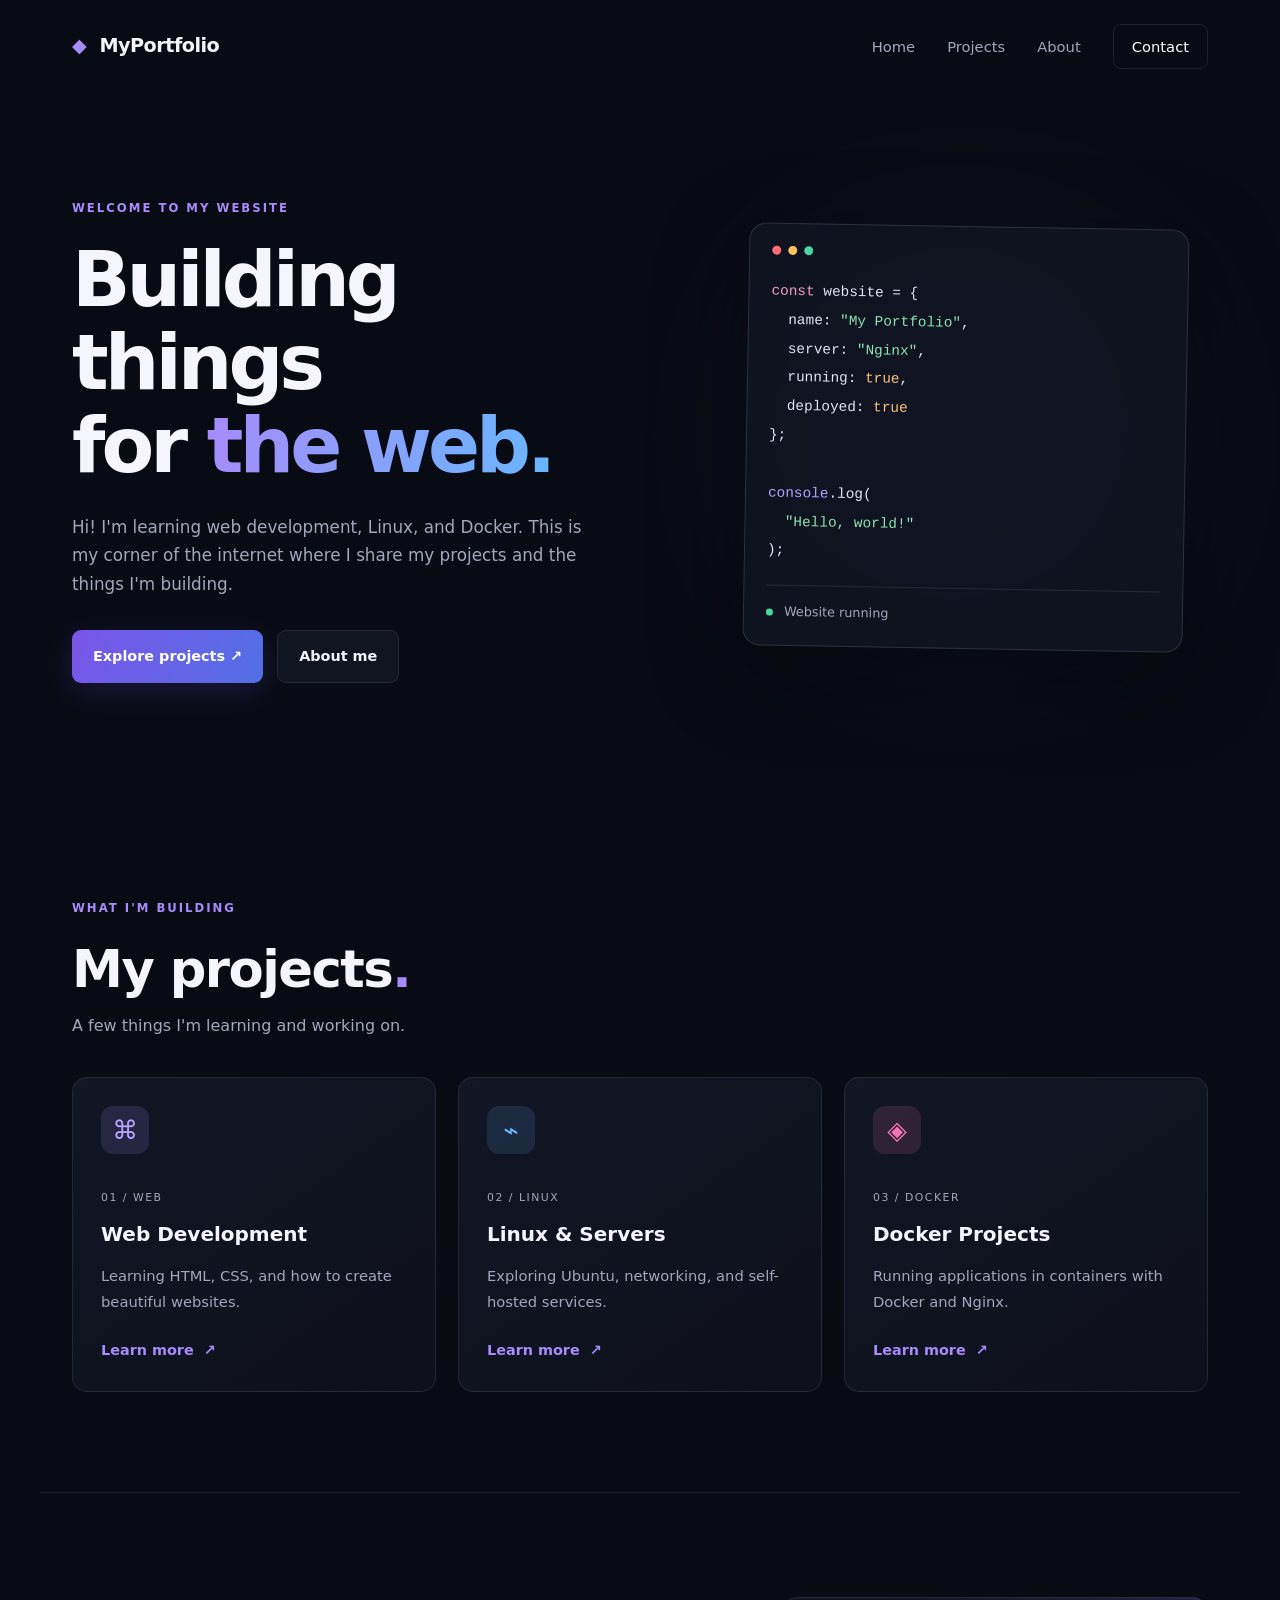
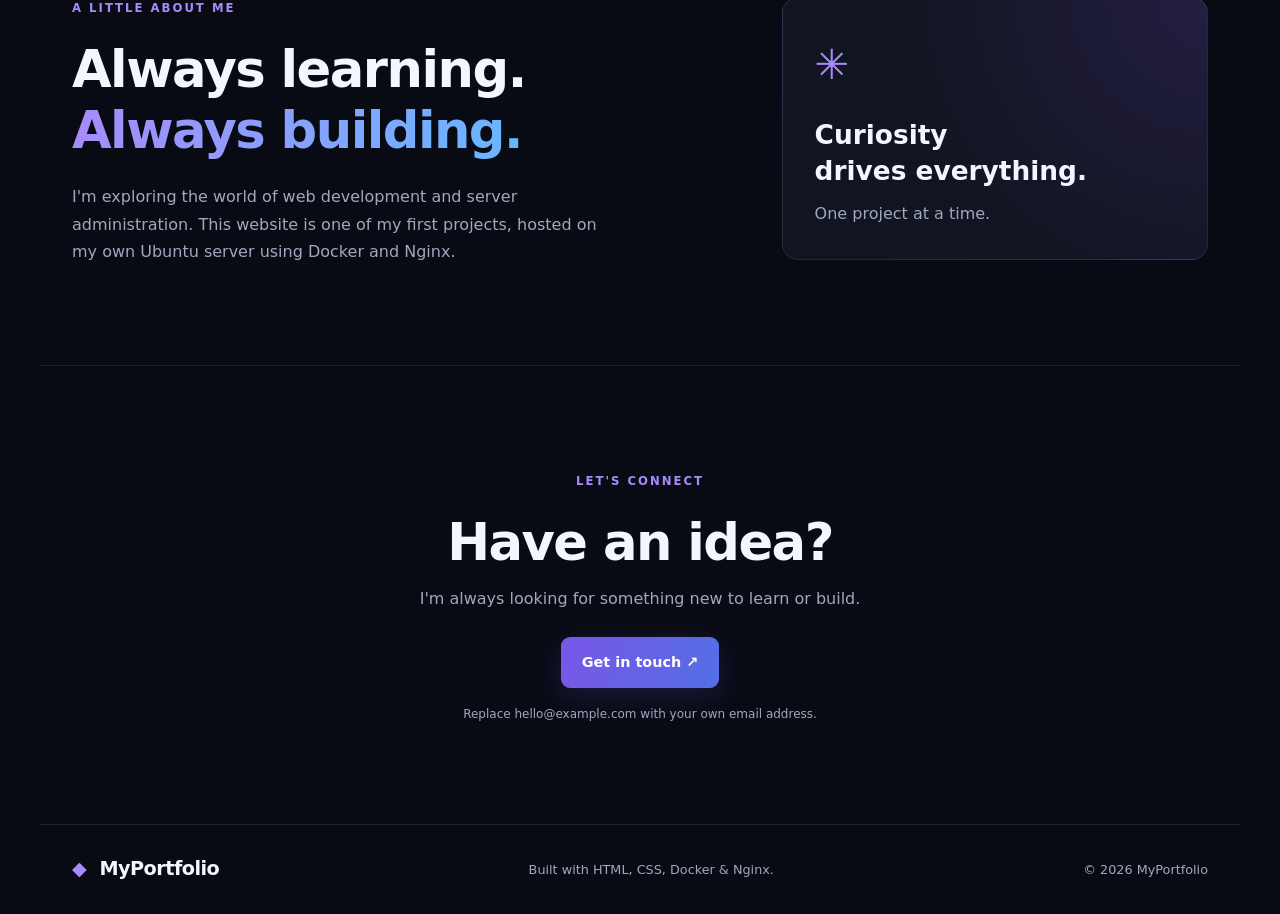
<file: normal-nginx/index.html>
<!DOCTYPE html>
<html lang="en">
<head>
    <meta charset="UTF-8">
    <meta name="viewport" content="width=device-width, initial-scale=1.0">
    <meta name="description" content="My personal portfolio and web development projects.">
    <title>My Portfolio | Home</title>
    <link rel="stylesheet" href="style.css">
</head>
<body>

    <header class="navbar">
        <a href="#" class="logo"><span>◆</span> MyPortfolio</a>

        <nav>
            <a href="#home">Home</a>
            <a href="#projects">Projects</a>
            <a href="#about">About</a>
            <a href="#contact" class="nav-button">Contact</a>
        </nav>
    </header>

    <main>
        <section class="hero" id="home">
            <div class="hero-content">
                <span class="tag">WELCOME TO MY WEBSITE</span>

                <h1>Building things<br>for <span>the web.</span></h1>

                <p>
                    Hi! I'm learning web development, Linux, and Docker.
                    This is my corner of the internet where I share my
                    projects and the things I'm building.
                </p>

                <div class="hero-buttons">
                    <a href="#projects" class="button primary">Explore projects ↗</a>
                    <a href="#about" class="button secondary">About me</a>
                </div>
            </div>

            <div class="hero-art">
                <div class="glow"></div>
                <div class="code-card">
                    <div class="window-dots">
                        <span></span><span></span><span></span>
                    </div>
                    <pre><span class="pink">const</span> website = {
  name: <span class="green">"My Portfolio"</span>,
  server: <span class="green">"Nginx"</span>,
  running: <span class="orange">true</span>,
  deployed: <span class="orange">true</span>
};

<span class="purple">console</span>.log(
  <span class="green">"Hello, world!"</span>
);</pre>
                    <div class="status"><span></span> Website running</div>
                </div>
            </div>
        </section>

        <section class="projects section" id="projects">
            <div class="section-heading">
                <span class="tag">WHAT I'M BUILDING</span>
                <h2>My projects<span>.</span></h2>
                <p>A few things I'm learning and working on.</p>
            </div>

            <div class="project-grid">
                <article class="project-card">
                    <div class="project-icon purple-icon">⌘</div>
                    <span class="project-label">01 / WEB</span>
                    <h3>Web Development</h3>
                    <p>Learning HTML, CSS, and how to create beautiful websites.</p>
                    <a href="#contact">Learn more <span>↗</span></a>
                </article>

                <article class="project-card">
                    <div class="project-icon blue-icon">⌁</div>
                    <span class="project-label">02 / LINUX</span>
                    <h3>Linux & Servers</h3>
                    <p>Exploring Ubuntu, networking, and self-hosted services.</p>
                    <a href="#contact">Learn more <span>↗</span></a>
                </article>

                <article class="project-card">
                    <div class="project-icon pink-icon">◈</div>
                    <span class="project-label">03 / DOCKER</span>
                    <h3>Docker Projects</h3>
                    <p>Running applications in containers with Docker and Nginx.</p>
                    <a href="#contact">Learn more <span>↗</span></a>
                </article>
            </div>
        </section>

        <section class="about section" id="about">
            <div class="about-content">
                <span class="tag">A LITTLE ABOUT ME</span>
                <h2>Always learning.<br><span>Always building.</span></h2>
                <p>
                    I'm exploring the world of web development and server
                    administration. This website is one of my first projects,
                    hosted on my own Ubuntu server using Docker and Nginx.
                </p>
            </div>
            <div class="about-badge">
                <span class="badge-symbol">✳</span>
                <h3>Curiosity<br>drives everything.</h3>
                <p>One project at a time.</p>
            </div>
        </section>

        <section class="contact section" id="contact">
            <span class="tag">LET'S CONNECT</span>
            <h2>Have an idea?</h2>
            <p>I'm always looking for something new to learn or build.</p>
            <a class="button primary" href="mailto:hello@example.com">
                Get in touch ↗
            </a>
            <p class="small-note">
                Replace hello@example.com with your own email address.
            </p>
        </section>
    </main>

    <footer>
        <a href="#home" class="logo"><span>◆</span> MyPortfolio</a>
        <p>Built with HTML, CSS, Docker & Nginx.</p>
        <p>© 2026 MyPortfolio</p>
    </footer>

</body>
</html>
</file>
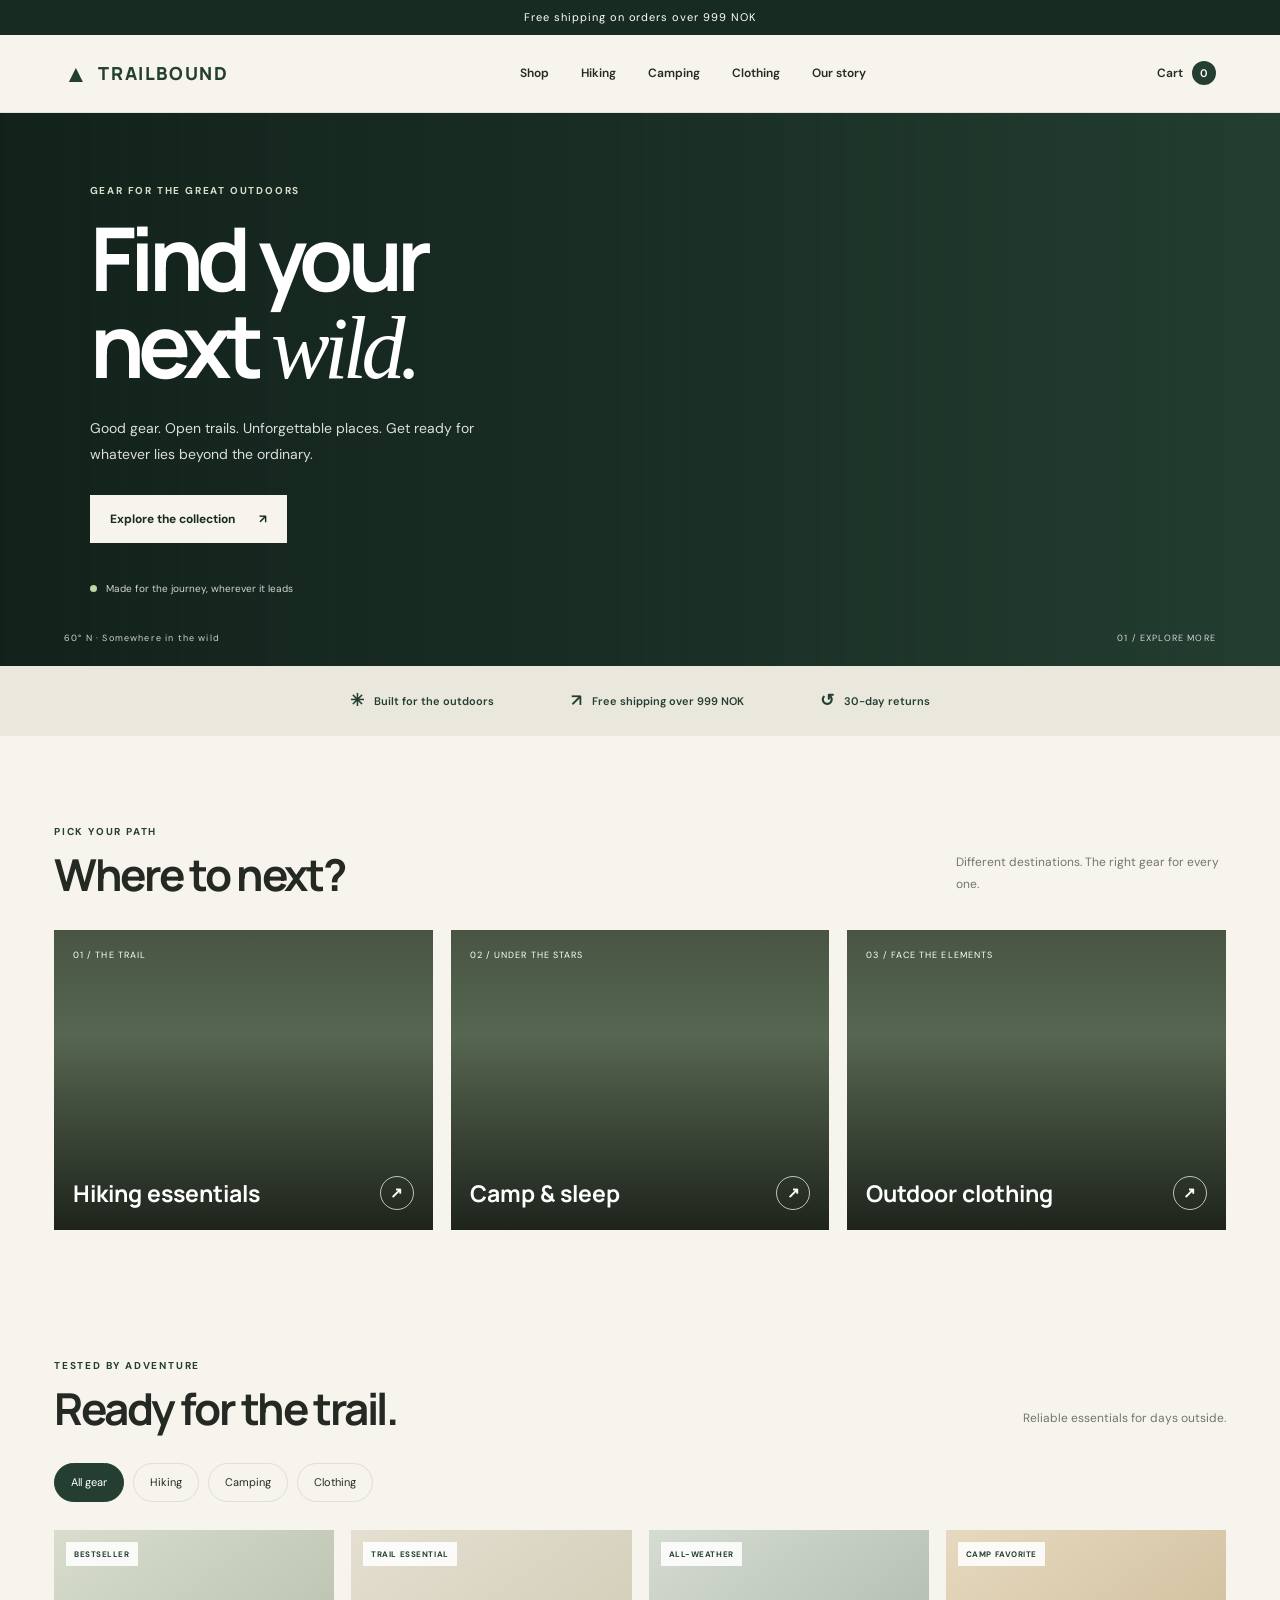
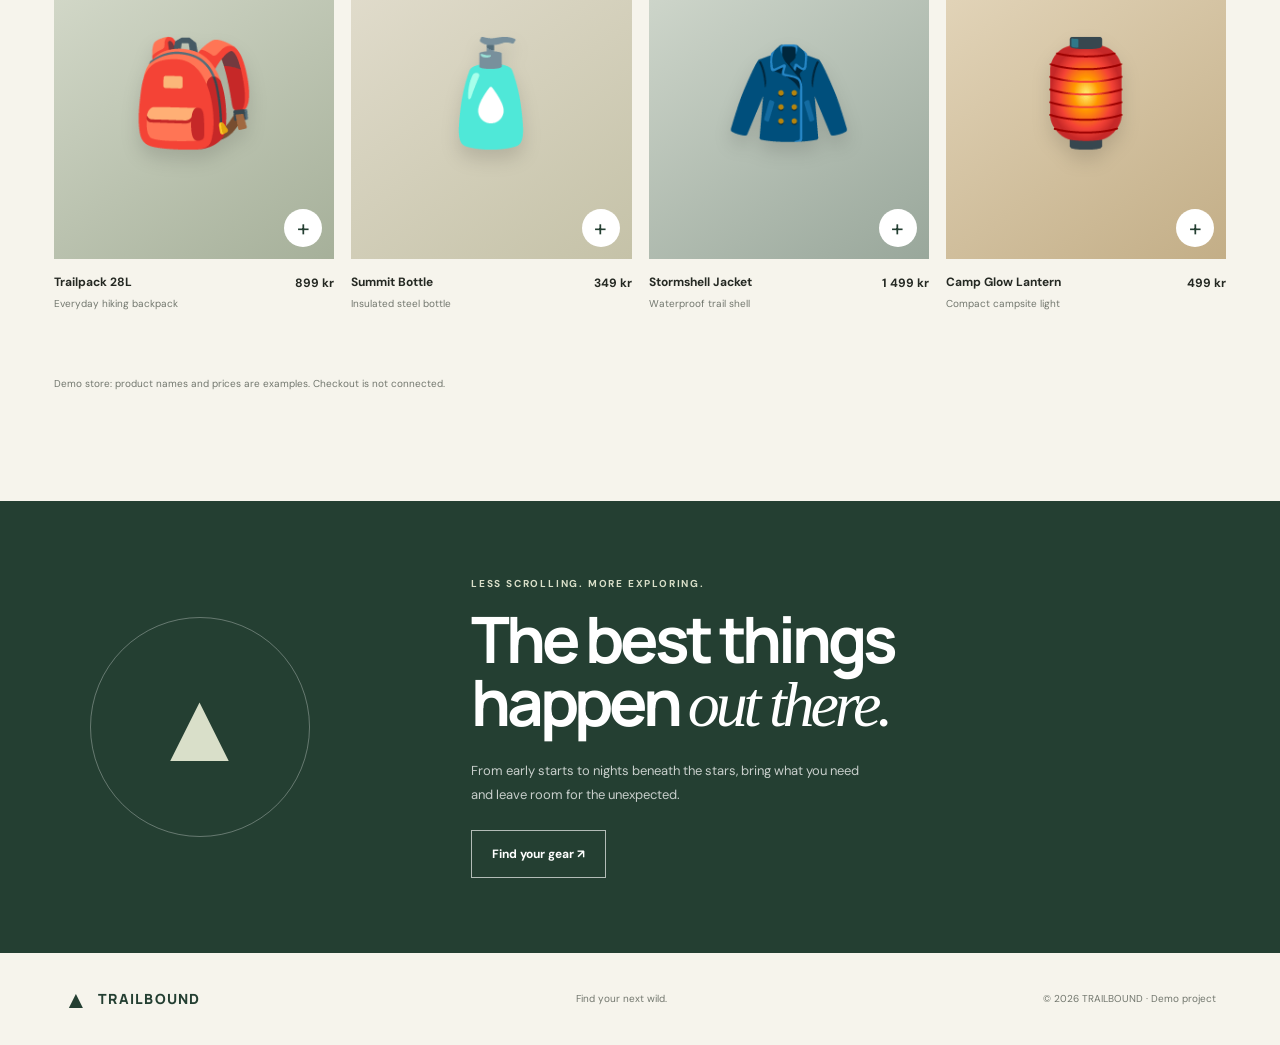
<file: docker-nginx/html/index.html>
<!DOCTYPE html>
<html lang="en">
<head>
  <meta charset="UTF-8">
  <meta name="viewport" content="width=device-width, initial-scale=1.0">
  <meta name="description" content="Explore hiking, camping and outdoor essentials at TRAILBOUND. Find your next wild.">
  <title>TRAILBOUND | Outdoor & Adventure</title>
  <link rel="stylesheet" href="style.css">
  <script src="script.js" defer></script>
</head>
<body>
  <div class="announcement">
    Free shipping on orders over 999 NOK
  </div>

  <header class="site-header">
    <a class="brand" href="#" aria-label="Trailbound home">
      <span class="brand-icon">▲</span>
      TRAILBOUND
    </a>

    <nav class="main-nav" id="main-nav" aria-label="Main navigation">
      <a href="#products">Shop</a>
      <a href="#categories" data-category-link="Hiking">Hiking</a>
      <a href="#categories" data-category-link="Camping">Camping</a>
      <a href="#categories" data-category-link="Clothing">Clothing</a>
      <a href="#our-story">Our story</a>
    </nav>

    <div class="header-actions">
      <a class="cart-link" href="#products" aria-label="Shopping cart">
        Cart <span class="cart-count" id="cart-count">0</span>
      </a>
      <button class="menu-toggle" id="menu-toggle"
        aria-label="Toggle navigation" aria-expanded="false">
        ☰
      </button>
    </div>
  </header>

  <main>
    <section class="hero">
      <div class="hero-content">
        <p class="eyebrow light">GEAR FOR THE GREAT OUTDOORS</p>
        <h1>Find your<br>next <em>wild.</em></h1>
        <p class="hero-copy">
          Good gear. Open trails. Unforgettable places.
          Get ready for whatever lies beyond the ordinary.
        </p>
        <a class="button button-light" href="#products">
          Explore the collection <span>↗</span>
        </a>
        <div class="hero-note">
          <span class="status-dot"></span>
          Made for the journey, wherever it leads
        </div>
      </div>
      <div class="hero-caption">
        <span>60° N · Somewhere in the wild</span>
        <span>01 / EXPLORE MORE</span>
      </div>
    </section>

    <section class="benefits" aria-label="Our benefits">
      <div><span>✳</span> Built for the outdoors</div>
      <div><span>↗</span> Free shipping over 999 NOK</div>
      <div><span>↺</span> 30-day returns</div>
    </section>

    <section class="categories section" id="categories">
      <div class="section-heading">
        <div>
          <p class="eyebrow">PICK YOUR PATH</p>
          <h2>Where to next?</h2>
        </div>
        <p class="section-description">
          Different destinations. The right gear for every one.
        </p>
      </div>

      <div class="category-grid">
        <a class="category-card hiking-card" href="#products"
          data-category-link="Hiking">
          <span class="category-number">01 / THE TRAIL</span>
          <span class="category-info">
            <span>Hiking essentials</span>
            <span class="category-arrow">↗</span>
          </span>
        </a>

        <a class="category-card camping-card" href="#products"
          data-category-link="Camping">
          <span class="category-number">02 / UNDER THE STARS</span>
          <span class="category-info">
            <span>Camp & sleep</span>
            <span class="category-arrow">↗</span>
          </span>
        </a>

        <a class="category-card clothing-card" href="#products"
          data-category-link="Clothing">
          <span class="category-number">03 / FACE THE ELEMENTS</span>
          <span class="category-info">
            <span>Outdoor clothing</span>
            <span class="category-arrow">↗</span>
          </span>
        </a>
      </div>
    </section>

    <section class="products-section section" id="products">
      <div class="section-heading product-heading">
        <div>
          <p class="eyebrow">TESTED BY ADVENTURE</p>
          <h2>Ready for the trail.</h2>
        </div>
        <p class="section-description">
          Reliable essentials for days outside.
        </p>
      </div>

      <div class="filter-bar" role="group" aria-label="Filter products">
        <button class="filter-button active" data-filter="All"
          aria-pressed="true">All gear</button>
        <button class="filter-button" data-filter="Hiking"
          aria-pressed="false">Hiking</button>
        <button class="filter-button" data-filter="Camping"
          aria-pressed="false">Camping</button>
        <button class="filter-button" data-filter="Clothing"
          aria-pressed="false">Clothing</button>
      </div>

      <div class="product-grid" id="product-grid">
        <article class="product-card" data-category="Hiking">
          <div class="product-image image-backpack">
            <span class="product-tag">BESTSELLER</span>
            <span class="product-emoji" aria-hidden="true">🎒</span>
            <button class="quick-add" data-add="Trailpack 28L"
              aria-label="Add Trailpack 28L to cart">+</button>
          </div>
          <div class="product-details">
            <div>
              <h3>Trailpack 28L</h3>
              <p>Everyday hiking backpack</p>
            </div>
            <span class="price">899 kr</span>
          </div>
        </article>

        <article class="product-card" data-category="Camping">
          <div class="product-image image-bottle">
            <span class="product-tag">TRAIL ESSENTIAL</span>
            <span class="product-emoji" aria-hidden="true">🧴</span>
            <button class="quick-add" data-add="Summit Bottle"
              aria-label="Add Summit Bottle to cart">+</button>
          </div>
          <div class="product-details">
            <div>
              <h3>Summit Bottle</h3>
              <p>Insulated steel bottle</p>
            </div>
            <span class="price">349 kr</span>
          </div>
        </article>

        <article class="product-card" data-category="Clothing">
          <div class="product-image image-jacket">
            <span class="product-tag">ALL-WEATHER</span>
            <span class="product-emoji" aria-hidden="true">🧥</span>
            <button class="quick-add" data-add="Stormshell Jacket"
              aria-label="Add Stormshell Jacket to cart">+</button>
          </div>
          <div class="product-details">
            <div>
              <h3>Stormshell Jacket</h3>
              <p>Waterproof trail shell</p>
            </div>
            <span class="price">1 499 kr</span>
          </div>
        </article>

        <article class="product-card" data-category="Camping">
          <div class="product-image image-lantern">
            <span class="product-tag">CAMP FAVORITE</span>
            <span class="product-emoji" aria-hidden="true">🏮</span>
            <button class="quick-add" data-add="Camp Glow Lantern"
              aria-label="Add Camp Glow Lantern to cart">+</button>
          </div>
          <div class="product-details">
            <div>
              <h3>Camp Glow Lantern</h3>
              <p>Compact campsite light</p>
            </div>
            <span class="price">499 kr</span>
          </div>
        </article>
      </div>
      <p class="cart-message" id="cart-message" aria-live="polite"></p>
      <p class="demo-note">
        Demo store: product names and prices are examples. Checkout is not connected.
      </p>
    </section>

    <section class="story-section" id="our-story">
      <div class="story-mark" aria-hidden="true">▲</div>
      <div>
        <p class="eyebrow light">LESS SCROLLING. MORE EXPLORING.</p>
        <h2>The best things<br>happen <em>out there.</em></h2>
        <p>
          From early starts to nights beneath the stars, bring what you need
          and leave room for the unexpected.
        </p>
        <a class="button button-outline" href="#products">Find your gear ↗</a>
      </div>
    </section>
  </main>

  <footer class="site-footer">
    <a class="brand footer-brand" href="#">
      <span class="brand-icon">▲</span> TRAILBOUND
    </a>
    <p>Find your next wild.</p>
    <p>© <span id="year"></span> TRAILBOUND · Demo project</p>
  </footer>
</body>
</html>
</file>
<file: normal-nginx/style.css>
/* ---------- Base styles ---------- */

:root {
    --background: #090b14;
    --surface: #111421;
    --surface-light: #171b2b;
    --text: #f4f5ff;
    --muted: #a1a7bd;
    --purple: #a78bfa;
    --blue: #67b7ff;
    --border: rgba(255, 255, 255, 0.09);
}

* {
    margin: 0;
    padding: 0;
    box-sizing: border-box;
}

html {
    scroll-behavior: smooth;
    scroll-padding-top: 90px;
}

body {
    font-family: Inter, ui-sans-serif, system-ui, -apple-system,
        BlinkMacSystemFont, "Segoe UI", sans-serif;
    background: var(--background);
    color: var(--text);
    line-height: 1.7;
}

a {
    color: inherit;
    text-decoration: none;
}

::selection {
    background: #8b5cf6;
    color: white;
}

/* ---------- Navigation ---------- */

.navbar {
    max-width: 1200px;
    margin: 0 auto;
    padding: 24px 32px;
    display: flex;
    justify-content: space-between;
    align-items: center;
    gap: 24px;
}

.logo {
    font-size: 1.2rem;
    font-weight: 800;
    letter-spacing: -0.5px;
}

.logo span {
    color: var(--purple);
    margin-right: 7px;
}

nav {
    display: flex;
    align-items: center;
    gap: 32px;
}

nav a {
    color: var(--muted);
    font-size: 0.92rem;
    transition: color 0.2s ease;
}

nav a:hover {
    color: white;
}

nav .nav-button {
    border: 1px solid var(--border);
    padding: 9px 18px;
    border-radius: 8px;
    color: white;
}

/* ---------- Hero section ---------- */

.hero {
    max-width: 1200px;
    min-height: 590px;
    padding: 100px 32px 110px;
    margin: 0 auto;
    display: grid;
    grid-template-columns: 1.1fr 0.9fr;
    align-items: center;
    gap: 60px;
}

.tag {
    display: inline-block;
    color: var(--purple);
    font-size: 0.73rem;
    font-weight: 800;
    letter-spacing: 2px;
    margin-bottom: 20px;
}

.hero h1 {
    font-size: clamp(3rem, 6vw, 5.2rem);
    line-height: 1.08;
    letter-spacing: -4px;
    font-weight: 800;
}

.hero h1 span,
.about h2 span {
    background: linear-gradient(100deg, var(--purple), var(--blue));
    -webkit-background-clip: text;
    background-clip: text;
    color: transparent;
}

.hero-content > p {
    max-width: 510px;
    margin-top: 25px;
    color: var(--muted);
    font-size: 1.05rem;
}

.hero-buttons {
    display: flex;
    flex-wrap: wrap;
    gap: 14px;
    margin-top: 32px;
}

.button {
    display: inline-flex;
    align-items: center;
    justify-content: center;
    gap: 8px;
    border-radius: 9px;
    padding: 13px 21px;
    font-weight: 700;
    font-size: 0.9rem;
    transition: transform 0.2s ease, opacity 0.2s ease;
}

.button:hover {
    transform: translateY(-3px);
}

.primary {
    color: #fff;
    background: linear-gradient(110deg, #7956e8, #536fe5);
    box-shadow: 0 8px 30px rgba(104, 81, 229, 0.2);
}

.secondary {
    border: 1px solid var(--border);
    background: var(--surface);
}

/* ---------- Code illustration ---------- */

.hero-art {
    position: relative;
    display: grid;
    place-items: center;
    min-height: 330px;
}

.glow {
    position: absolute;
    width: 270px;
    height: 270px;
    background: linear-gradient(135deg, #7048e8, #168ed8);
    filter: blur(100px);
    opacity: 0.3;
    border-radius: 50%;
}

.code-card {
    position: relative;
    width: 100%;
    max-width: 440px;
    padding: 22px;
    border: 1px solid rgba(255, 255, 255, 0.13);
    border-radius: 17px;
    background: rgba(17, 20, 33, 0.92);
    box-shadow: 0 25px 90px rgba(0, 0, 0, 0.4);
    transform: rotate(1deg);
}

.window-dots {
    display: flex;
    gap: 7px;
    margin-bottom: 22px;
}

.window-dots span,
.status span {
    display: inline-block;
    width: 9px;
    height: 9px;
    border-radius: 50%;
}

.window-dots span:nth-child(1) {
    background: #ff6b77;
}

.window-dots span:nth-child(2) {
    background: #ffc45c;
}

.window-dots span:nth-child(3) {
    background: #4bd6a0;
}

.code-card pre {
    font-family: "SFMono-Regular", Consolas, monospace;
    font-size: clamp(0.72rem, 1.2vw, 0.9rem);
    line-height: 2;
    white-space: pre-wrap;
    overflow-wrap: anywhere;
    color: #e1e5f5;
}

.pink {
    color: #f59ac2;
}

.green {
    color: #8ce5b0;
}

.orange {
    color: #ffc477;
}

.purple {
    color: #b5a0ff;
}

.status {
    margin-top: 20px;
    padding-top: 15px;
    border-top: 1px solid var(--border);
    color: var(--muted);
    font-size: 0.8rem;
}

.status span {
    background: #4bd6a0;
    width: 7px;
    height: 7px;
    margin-right: 7px;
}

/* ---------- General sections ---------- */

.section {
    max-width: 1200px;
    margin: 0 auto;
    padding: 100px 32px;
}

.section-heading {
    margin-bottom: 38px;
}

.section-heading h2,
.contact h2 {
    font-size: clamp(2.2rem, 4vw, 3.2rem);
    line-height: 1.2;
    letter-spacing: -1.5px;
}

.section-heading h2 span {
    color: var(--purple);
}

.section-heading > p,
.contact > p {
    color: var(--muted);
    margin-top: 12px;
}

/* ---------- Project cards ---------- */

.project-grid {
    display: grid;
    grid-template-columns: repeat(3, minmax(0, 1fr));
    gap: 22px;
}

.project-card {
    padding: 28px;
    border-radius: 15px;
    border: 1px solid var(--border);
    background: linear-gradient(145deg, #121625, #0d101b);
    transition: transform 0.25s ease, border-color 0.25s ease;
}

.project-card:hover {
    transform: translateY(-6px);
    border-color: rgba(167, 139, 250, 0.5);
}

.project-icon {
    width: 48px;
    height: 48px;
    display: grid;
    place-items: center;
    font-size: 1.6rem;
    border-radius: 12px;
    margin-bottom: 28px;
}

.purple-icon {
    background: rgba(167, 139, 250, 0.14);
    color: #b9a4ff;
}

.blue-icon {
    background: rgba(103, 183, 255, 0.13);
    color: #67b7ff;
}

.pink-icon {
    background: rgba(244, 114, 182, 0.13);
    color: #f472b6;
}

.project-label {
    color: var(--muted);
    font-size: 0.68rem;
    letter-spacing: 1.5px;
}

.project-card h3 {
    margin-top: 8px;
    font-size: 1.25rem;
}

.project-card p {
    margin: 12px 0 22px;
    color: var(--muted);
    font-size: 0.92rem;
}

.project-card > a {
    color: var(--purple);
    font-size: 0.9rem;
    font-weight: 700;
}

.project-card > a span {
    margin-left: 5px;
}

/* ---------- About section ---------- */

.about {
    display: grid;
    grid-template-columns: 1.2fr 0.8fr;
    gap: 70px;
    align-items: center;
    border-top: 1px solid var(--border);
}

.about h2 {
    font-size: clamp(2.3rem, 4vw, 3.5rem);
    line-height: 1.2;
    letter-spacing: -1.5px;
}

.about-content > p {
    max-width: 540px;
    margin-top: 22px;
    color: var(--muted);
}

.about-badge {
    padding: 32px;
    border: 1px solid var(--border);
    border-radius: 16px;
    background: radial-gradient(
        circle at top right,
        rgba(139, 92, 246, 0.15),
        transparent 65%
    ), var(--surface);
}

.badge-symbol {
    font-size: 2.6rem;
    color: var(--purple);
}

.about-badge h3 {
    font-size: 1.65rem;
    line-height: 1.35;
    margin-top: 16px;
}

.about-badge p {
    color: var(--muted);
    margin-top: 12px;
}

/* ---------- Contact section ---------- */

.contact {
    text-align: center;
    border-top: 1px solid var(--border);
}

.contact .button {
    margin-top: 25px;
}

.contact .small-note {
    font-size: 0.75rem;
    margin-top: 16px;
}

/* ---------- Footer ---------- */

footer {
    max-width: 1200px;
    margin: 0 auto;
    padding: 28px 32px;
    display: flex;
    justify-content: space-between;
    align-items: center;
    gap: 20px;
    border-top: 1px solid var(--border);
}

footer p {
    color: var(--muted);
    font-size: 0.8rem;
}

/* ---------- Mobile layout ---------- */

@media (max-width: 800px) {
    .hero {
        grid-template-columns: 1fr;
        padding-top: 65px;
        gap: 35px;
    }

    .hero-art {
        min-height: 280px;
    }

    .project-grid {
        grid-template-columns: 1fr;
    }

    .about {
        grid-template-columns: 1fr;
        gap: 35px;
    }

    footer {
        flex-wrap: wrap;
    }
}

@media (max-width: 520px) {
    .navbar {
        padding: 20px;
        flex-wrap: wrap;
    }

    nav {
        width: 100%;
        justify-content: space-between;
        gap: 12px;
    }

    nav a {
        font-size: 0.82rem;
    }

    nav .nav-button {
        padding: 6px 10px;
    }

    .hero,
    .section {
        padding: 65px 22px;
    }

    .hero h1 {
        font-size: 3rem;
        letter-spacing: -2px;
    }

    .code-card {
        padding: 17px;
    }

    footer {
        padding: 25px 22px;
        flex-direction: column;
        align-items: flex-start;
    }
}
</file>
<file: docker-nginx/html/style.css>
@import url('https://fonts.googleapis.com/css2?family=DM+Sans:wght@400;500;600;700&family=Manrope:wght@400;500;600;700;800&display=swap');

:root {
  --forest: #243f32;
  --forest-dark: #172b22;
  --cream: #f6f4ec;
  --sand: #e8e3d5;
  --ink: #252923;
  --muted: #72776e;
  --white: #fff;
  --line: #dedfd5;
  --page-width: 1240px;
}

* {
  box-sizing: border-box;
}

html {
  scroll-behavior: smooth;
  scroll-padding-top: 90px;
}

body {
  margin: 0;
  background: var(--cream);
  color: var(--ink);
  font-family: "DM Sans", sans-serif;
  line-height: 1.5;
}

a {
  color: inherit;
  text-decoration: none;
}

button {
  font: inherit;
}

button:focus-visible,
a:focus-visible {
  outline: 3px solid #c28b43;
  outline-offset: 4px;
}

.announcement {
  padding: 9px 16px;
  background: var(--forest-dark);
  color: white;
  text-align: center;
  font-size: 11px;
  letter-spacing: 0.09em;
}

.site-header {
  min-height: 78px;
  padding: 0 max(5%, calc((100% - var(--page-width)) / 2));
  display: flex;
  align-items: center;
  justify-content: space-between;
  gap: 24px;
  background: var(--cream);
  position: sticky;
  top: 0;
  z-index: 10;
  border-bottom: 1px solid rgba(36, 63, 50, 0.09);
}

.brand {
  display: inline-flex;
  align-items: center;
  gap: 9px;
  color: var(--forest);
  font-family: "Manrope", sans-serif;
  font-size: 18px;
  font-weight: 800;
  letter-spacing: 0.09em;
  white-space: nowrap;
}

.brand-icon {
  font-size: 24px;
}

.main-nav {
  display: flex;
  align-items: center;
  justify-content: center;
  gap: clamp(15px, 2.5vw, 34px);
}

.main-nav a,
.cart-link {
  font-size: 12px;
  font-weight: 600;
}

.main-nav a {
  transition: color 0.2s;
}

.main-nav a:hover {
  color: #8a6943;
}

.header-actions {
  display: flex;
  align-items: center;
  gap: 14px;
}

.cart-link {
  display: flex;
  align-items: center;
  gap: 9px;
}

.cart-count {
  min-width: 24px;
  height: 24px;
  padding: 0 6px;
  border-radius: 50%;
  display: grid;
  place-items: center;
  background: var(--forest);
  color: white;
  font-size: 11px;
}

.menu-toggle {
  display: none;
  border: 0;
  background: none;
  font-size: 24px;
  cursor: pointer;
  color: var(--forest);
}

.hero {
  min-height: 540px;
  position: relative;
  isolation: isolate;
  display: flex;
  align-items: center;
  padding: 70px max(7%, calc((100% - var(--page-width)) / 2));
  color: white;
  background:
    linear-gradient(90deg, rgba(15, 29, 23, 0.85) 0%, rgba(15, 29, 23, 0.53) 47%, rgba(15, 29, 23, 0.05) 100%),
    url("https://images.unsplash.com/photo-1464822759023-fed622ff2c3b?auto=format&fit=crop&w=2000&q=85")
    center 48% / cover no-repeat,
    var(--forest);
}

.hero-content {
  max-width: 530px;
}

.eyebrow {
  margin: 0 0 16px;
  color: var(--forest);
  font-size: 10px;
  font-weight: 700;
  letter-spacing: 0.18em;
}

.eyebrow.light {
  color: #d9dfc9;
}

.hero h1,
.story-section h2 {
  margin: 0;
  font-family: "Manrope", sans-serif;
  font-size: clamp(52px, 7vw, 88px);
  line-height: 0.99;
  letter-spacing: -0.065em;
  font-weight: 700;
}

.hero h1 em,
.story-section h2 em {
  font-weight: 500;
  font-family: Georgia, serif;
}

.hero-copy {
  max-width: 390px;
  margin: 23px 0 27px;
  color: rgba(255, 255, 255, 0.85);
  font-size: 14px;
  line-height: 1.9;
}

.button {
  min-height: 48px;
  padding: 0 20px;
  display: inline-flex;
  align-items: center;
  justify-content: center;
  gap: 24px;
  font-size: 12px;
  font-weight: 700;
  transition: transform 0.2s, background 0.2s;
}

.button:hover {
  transform: translateY(-2px);
}

.button-light {
  background: var(--cream);
  color: var(--forest-dark);
}

.button-light:hover {
  background: white;
}

.hero-note {
  margin-top: 38px;
  display: flex;
  align-items: center;
  gap: 9px;
  font-size: 10px;
  color: rgba(255, 255, 255, 0.8);
}

.status-dot {
  width: 7px;
  height: 7px;
  background: #c2d5a2;
  border-radius: 50%;
}

.hero-caption {
  position: absolute;
  bottom: 20px;
  left: 5%;
  right: 5%;
  display: flex;
  justify-content: space-between;
  font-size: 9px;
  letter-spacing: 0.13em;
  color: rgba(255, 255, 255, 0.8);
}

.benefits {
  min-height: 70px;
  padding: 18px 5%;
  display: flex;
  justify-content: center;
  align-items: center;
  flex-wrap: wrap;
  gap: 20px clamp(28px, 6vw, 85px);
  background: #eae8dc;
  color: var(--forest);
}

.benefits div {
  display: flex;
  align-items: center;
  gap: 10px;
  font-size: 11px;
  font-weight: 600;
}

.benefits span {
  font-size: 17px;
}

.section {
  max-width: var(--page-width);
  margin: 0 auto;
  padding: 88px 34px;
}

.section-heading {
  margin-bottom: 30px;
  display: flex;
  align-items: end;
  justify-content: space-between;
  gap: 24px;
}

.section-heading .eyebrow {
  margin-bottom: 10px;
}

.section-heading h2 {
  margin: 0;
  font-family: "Manrope", sans-serif;
  font-size: clamp(31px, 4vw, 44px);
  line-height: 1.15;
  letter-spacing: -0.055em;
}

.section-description {
  max-width: 270px;
  margin: 0 0 4px;
  color: var(--muted);
  font-size: 12px;
  line-height: 1.8;
}

.category-grid {
  display: grid;
  grid-template-columns: repeat(3, minmax(0, 1fr));
  gap: 18px;
}

.category-card {
  min-height: 300px;
  padding: 19px;
  display: flex;
  flex-direction: column;
  justify-content: space-between;
  position: relative;
  overflow: hidden;
  isolation: isolate;
  color: white;
  background-color: #566650;
  background-size: cover;
  background-position: center;
  transition: background-size 0.3s, transform 0.25s;
}

.category-card::before {
  content: "";
  position: absolute;
  inset: 0;
  z-index: -1;
  background: linear-gradient(180deg, rgba(0, 0, 0, 0.17), transparent 35%, rgba(0, 0, 0, 0.65));
  transition: background 0.2s;
}

.category-card:hover {
  transform: translateY(-4px);
}

.category-card:hover::before {
  background: linear-gradient(180deg, rgba(0, 0, 0, 0.12), rgba(0, 0, 0, 0.58));
}

.hiking-card {
  background-image: url("https://images.unsplash.com/photo-1551632811-561732d1e306?auto=format&fit=crop&w=850&q=80");
}

.camping-card {
  background-image: url("https://images.unsplash.com/photo-1478131143081-80f7f84ca84d?auto=format&fit=crop&w=850&q=80");
}

.clothing-card {
  background-image: url("https://images.unsplash.com/photo-1551698618-1dfe5d97d256?auto=format&fit=crop&w=850&q=80");
}

.category-number {
  font-size: 9px;
  letter-spacing: 0.12em;
}

.category-info {
  display: flex;
  align-items: center;
  justify-content: space-between;
  gap: 12px;
  font-family: "Manrope", sans-serif;
  font-size: clamp(17px, 2vw, 23px);
  font-weight: 700;
}

.category-arrow {
  width: 34px;
  height: 34px;
  flex: 0 0 34px;
  display: grid;
  place-items: center;
  border: 1px solid rgba(255, 255, 255, 0.7);
  border-radius: 50%;
  font-size: 15px;
}

.products-section {
  padding-top: 40px;
  padding-bottom: 100px;
}

.filter-bar {
  display: flex;
  flex-wrap: wrap;
  gap: 9px;
  margin-bottom: 28px;
}

.filter-button {
  padding: 10px 16px;
  border: 1px solid var(--line);
  background: transparent;
  color: var(--ink);
  cursor: pointer;
  border-radius: 30px;
  font-size: 11px;
  transition: 0.2s;
}

.filter-button:hover,
.filter-button.active {
  background: var(--forest);
  border-color: var(--forest);
  color: white;
}

.product-grid {
  display: grid;
  grid-template-columns: repeat(4, minmax(0, 1fr));
  gap: 17px;
}

.product-card {
  min-width: 0;
}

.product-card[hidden] {
  display: none;
}

.product-image {
  aspect-ratio: 4 / 4.7;
  position: relative;
  display: grid;
  place-items: center;
  overflow: hidden;
  background: #e6e4d9;
}

.image-backpack {
  background: linear-gradient(145deg, #d8ddce, #a6b09a);
}

.image-bottle {
  background: linear-gradient(145deg, #e4dfd0, #c5c2a8);
}

.image-jacket {
  background: linear-gradient(145deg, #d5dcd1, #99a79b);
}

.image-lantern {
  background: linear-gradient(145deg, #e6d9bf, #c3ae87);
}

.product-emoji {
  font-size: clamp(65px, 8vw, 110px);
  filter: drop-shadow(0 10px 9px rgba(0, 0, 0, 0.13));
  transition: transform 0.3s;
}

.product-card:hover .product-emoji {
  transform: scale(1.08) rotate(-3deg);
}

.product-tag {
  position: absolute;
  top: 12px;
  left: 12px;
  padding: 6px 8px;
  background: rgba(255, 255, 255, 0.88);
  color: var(--forest);
  font-size: 8px;
  font-weight: 700;
  letter-spacing: 0.07em;
}

.quick-add {
  position: absolute;
  right: 12px;
  bottom: 12px;
  width: 38px;
  height: 38px;
  border: 0;
  border-radius: 50%;
  display: grid;
  place-items: center;
  background: white;
  color: var(--forest);
  font-size: 23px;
  cursor: pointer;
  transition: 0.2s;
}

.quick-add:hover {
  background: var(--forest);
  color: white;
  transform: rotate(90deg);
}

.product-details {
  padding: 14px 0;
  display: flex;
  justify-content: space-between;
  align-items: start;
  gap: 8px;
}

.product-details h3 {
  margin: 0 0 5px;
  font-size: 12px;
  font-weight: 700;
}

.product-details p {
  margin: 0;
  color: var(--muted);
  font-size: 10px;
  line-height: 1.6;
}

.price {
  padding-top: 1px;
  white-space: nowrap;
  font-size: 12px;
  font-weight: 700;
}

.cart-message {
  min-height: 20px;
  margin: 12px 0 0;
  color: var(--forest);
  font-size: 12px;
  font-weight: 600;
}

.demo-note {
  margin-top: 18px;
  color: var(--muted);
  font-size: 10px;
}

.story-section {
  padding: 75px max(7%, calc((100% - var(--page-width)) / 2));
  display: grid;
  grid-template-columns: 0.65fr 1.35fr;
  align-items: center;
  gap: 35px;
  background: var(--forest);
  color: white;
}

.story-mark {
  width: min(220px, 100%);
  aspect-ratio: 1;
  border: 1px solid rgba(255, 255, 255, 0.3);
  border-radius: 50%;
  display: grid;
  place-items: center;
  color: #d9dfc9;
  font-size: 100px;
}

.story-section h2 {
  font-size: clamp(40px, 5vw, 65px);
}

.story-section > div:last-child > p:not(.eyebrow) {
  max-width: 410px;
  margin: 22px 0;
  color: rgba(255, 255, 255, 0.75);
  font-size: 13px;
  line-height: 1.9;
}

.button-outline {
  border: 1px solid rgba(255, 255, 255, 0.65);
  color: white;
}

.button-outline:hover {
  background: white;
  color: var(--forest);
}

.site-footer {
  padding: 28px 5%;
  display: flex;
  align-items: center;
  justify-content: space-between;
  gap: 18px;
  flex-wrap: wrap;
  background: var(--cream);
}

.footer-brand {
  font-size: 14px;
}

.site-footer p {
  margin: 0;
  color: var(--muted);
  font-size: 10px;
}

@media (min-width: 1400px) {
  .hero {
    padding-left: calc((100% - var(--page-width)) / 2);
  }
}

@media (max-width: 850px) {
  .site-header {
    min-height: 70px;
  }

  .menu-toggle {
    display: block;
  }

  .main-nav {
    position: absolute;
    top: 100%;
    left: 0;
    right: 0;
    padding: 18px 5% 22px;
    display: none;
    align-items: stretch;
    flex-direction: column;
    gap: 0;
    background: var(--cream);
    border-bottom: 1px solid var(--line);
  }

  .main-nav.open {
    display: flex;
  }

  .main-nav a {
    padding: 12px 0;
  }

  .hero {
    min-height: 500px;
  }

  .category-card {
    min-height: 250px;
  }

  .product-grid {
    grid-template-columns: repeat(2, minmax(0, 1fr));
    gap: 24px 16px;
  }

  .story-mark {
    font-size: 75px;
  }
}

@media (max-width: 560px) {
  .announcement {
    font-size: 9px;
  }

  .site-header {
    padding: 0 18px;
    gap: 10px;
  }

  .brand {
    font-size: 15px;
    gap: 5px;
  }

  .brand-icon {
    font-size: 20px;
  }

  .header-actions {
    gap: 12px;
  }

  .cart-link {
    font-size: 11px;
  }

  .hero {
    min-height: 510px;
    padding: 55px 25px 65px;
    background-position: 58% center;
  }

  .hero h1 {
    font-size: 62px;
  }

  .hero-copy {
    font-size: 13px;
  }

  .hero-caption {
    font-size: 8px;
  }

  .benefits {
    justify-content: flex-start;
    padding: 20px 25px;
    gap: 14px;
  }

  .benefits div {
    font-size: 10px;
  }

  .section {
    padding: 60px 20px;
  }

  .section-heading {
    align-items: flex-start;
    flex-direction: column;
    gap: 12px;
  }

  .section-description {
    max-width: 340px;
  }

  .category-grid {
    grid-template-columns: 1fr;
    gap: 14px;
  }

  .category-card {
    min-height: 280px;
  }

  .category-info {
    font-size: 23px;
  }

  .products-section {
    padding-top: 15px;
  }

  .product-grid {
    gap: 20px 12px;
  }

  .product-tag {
    top: 8px;
    left: 8px;
    font-size: 7px;
  }

  .quick-add {
    width: 34px;
    height: 34px;
    right: 8px;
    bottom: 8px;
  }

  .product-details {
    flex-direction: column;
    gap: 5px;
    padding-top: 10px;
  }

  .story-section {
    padding: 55px 25px;
    grid-template-columns: 1fr;
    gap: 25px;
  }

  .story-mark {
    width: 95px;
    font-size: 44px;
  }

  .story-section h2 {
    font-size: 47px;
  }

  .site-footer {
    padding: 25px 20px;
    align-items: flex-start;
    flex-direction: column;
    gap: 12px;
  }
}

@media (prefers-reduced-motion: reduce) {
  *,
  *::before,
  *::after {
    scroll-behavior: auto !important;
    transition-duration: 0.01ms !important;
  }
}


/* TRAILBOUND custom 404 page */
.error-page {
  min-height: 100vh;
  display: flex;
  flex-direction: column;
  background: var(--cream, #f6f4ec);
  color: var(--ink, #252923);
}

.error-header,
.error-footer {
  display: flex;
  align-items: center;
  justify-content: space-between;
  gap: 20px;
  padding: 24px 7%;
}

.error-header {
  border-bottom: 1px solid var(--line, #dedfd5);
}

.error-brand {
  display: inline-flex;
  align-items: center;
  gap: 10px;
  color: var(--forest, #243f32);
  text-decoration: none;
  font-size: 1.1rem;
  font-weight: 800;
  letter-spacing: 0.08em;
}

.error-brand-icon {
  font-size: 1.5rem;
}

.error-home-link {
  color: var(--forest, #243f32);
  text-decoration: none;
  font-weight: 700;
}

.error-main {
  width: min(720px, 88%);
  margin: 0 auto;
  padding: 48px 0 64px;
  flex: 1;
  display: flex;
  flex-direction: column;
  align-items: center;
  text-align: center;
}

.error-art {
  position: relative;
  width: 100%;
  max-width: 470px;
  height: 220px;
  overflow: hidden;
  border-radius: 18px;
  background: #e8e3d5;
  margin-bottom: 34px;
}

.error-sun {
  position: absolute;
  top: 28px;
  right: 70px;
  width: 54px;
  height: 54px;
  border-radius: 50%;
  background: #d5a65b;
}

.error-mountain {
  position: absolute;
  bottom: -85px;
  width: 330px;
  height: 230px;
  transform: rotate(45deg);
  border-radius: 20px;
}

.error-mountain-back {
  left: -40px;
  background: #91a18a;
}

.error-mountain-front {
  right: -20px;
  bottom: -125px;
  background: var(--forest, #243f32);
}

.error-tree {
  position: absolute;
  z-index: 2;
  bottom: 16px;
  left: 55%;
  color: var(--forest-dark, #172b22);
  font-size: 70px;
  transform: rotate(180deg);
}

.error-tree-two {
  left: 72%;
  bottom: 6px;
  font-size: 48px;
}

.error-number {
  position: absolute;
  z-index: 3;
  top: 22px;
  left: 28px;
  color: var(--forest-dark, #172b22);
  font-size: clamp(3.5rem, 12vw, 6rem);
  font-weight: 800;
  letter-spacing: -0.08em;
  line-height: 1;
}

.error-eyebrow {
  margin: 0 0 14px;
  color: var(--forest, #243f32);
  font-size: 0.75rem;
  font-weight: 800;
  letter-spacing: 0.16em;
}

.error-main h1 {
  margin: 0;
  color: var(--forest-dark, #172b22);
  font-size: clamp(2.4rem, 7vw, 4.4rem);
  font-weight: 800;
  letter-spacing: -0.06em;
  line-height: 1.04;
}

.error-description {
  max-width: 480px;
  margin: 20px 0 28px;
  color: var(--muted, #72776e);
  font-size: 1rem;
  line-height: 1.8;
}

.error-button {
  display: inline-block;
  padding: 15px 24px;
  border-radius: 4px;
  background: var(--forest, #243f32);
  color: #fff;
  text-decoration: none;
  font-weight: 700;
  transition: background 0.2s, transform 0.2s;
}

.error-button:hover {
  background: var(--forest-dark, #172b22);
  transform: translateY(-2px);
}

.error-footnote {
  margin: 28px 0 0;
  color: var(--muted, #72776e);
  font-size: 0.65rem;
  font-weight: 700;
  letter-spacing: 0.12em;
}

.error-footer {
  border-top: 1px solid var(--line, #dedfd5);
  color: var(--muted, #72776e);
  font-size: 0.7rem;
  letter-spacing: 0.08em;
}

@media (max-width: 480px) {
  .error-header,
  .error-footer {
    padding: 18px 5%;
  }

  .error-main {
    padding-top: 36px;
  }

  .error-art {
    height: 180px;
  }

  .error-description {
    font-size: 0.95rem;
  }

  .error-footer {
    font-size: 0.58rem;
  }
}
</file>
